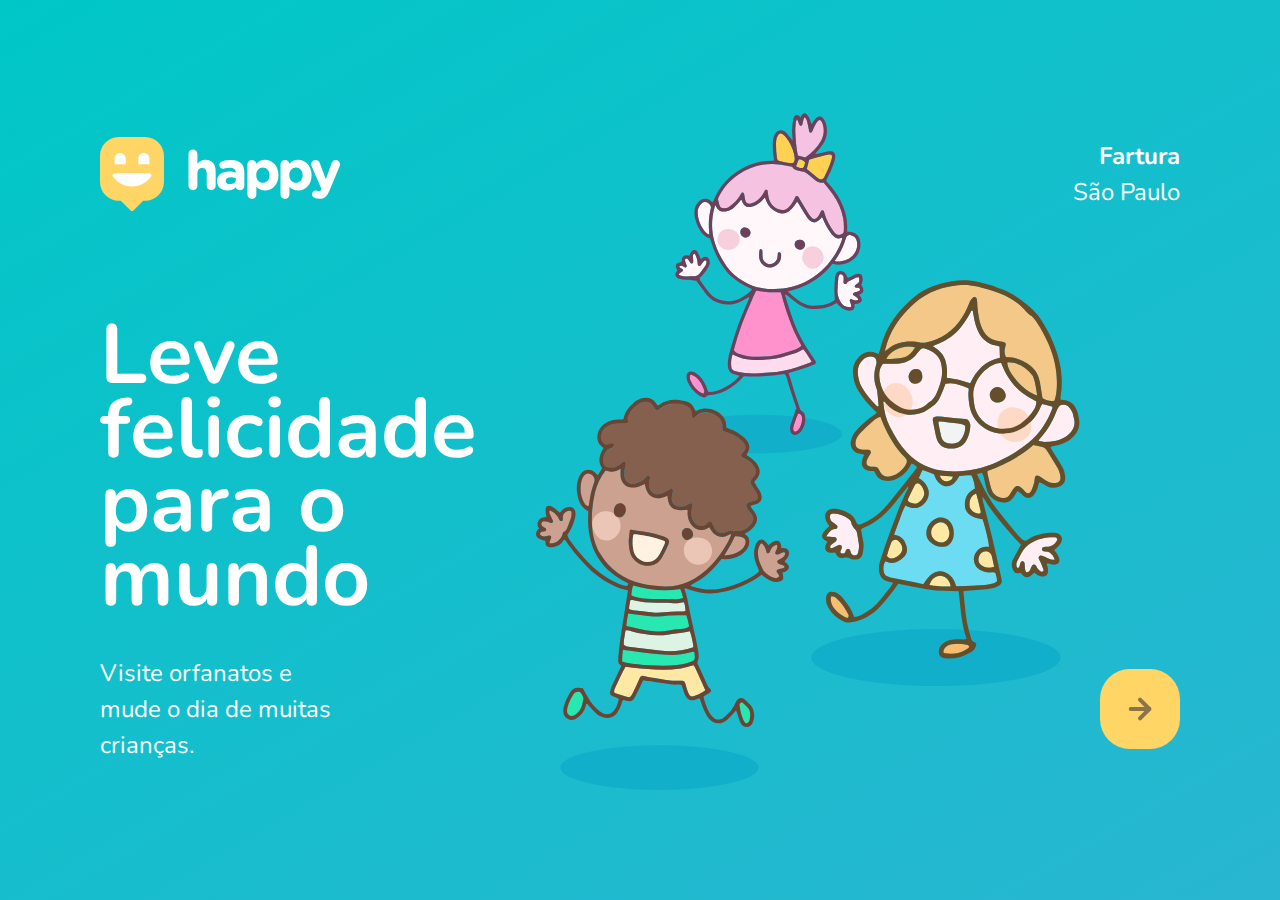
<file: index.html>
<!--
    NLWD -> Next Level Week - Discovery
-->
<!DOCTYPE html>
<html lang="pt_BR">

<head>
  <meta charset="UTF-8" />
  <meta name="viewport" content="width=device-width, initial-scale=1.0" />

  <title>NLWD - Happy</title>

  <link rel="icon" href="./public/images/logo-icon.png" />
  <link rel="stylesheet" href="./public/css/main.css" />
  <link rel="stylesheet" href="./public/css/animations.css" />
  <link rel="stylesheet" href="./public/css/page-landing.css" />
  <link href="https://fonts.googleapis.com/css2?family=Nunito:wght@400;600;800&display=swap" rel="stylesheet" />
</head>

<body>
  <div id="page-landing">
    <div id="container">
      <header>
        <img class="animate-up" id="logo" src="./public/images/logo.svg" alt="Logomarca de Happy" />
        <div class="location animate-up">
          <strong>Fartura</strong>
          <p>São Paulo</p>
        </div>
      </header>

      <main>
        <h1 class="animate-up">Leve felicidade para o mundo</h1>
        <section class="visit">
          <p class="animate-up">
            Visite orfanatos e mude o dia de muitas crianças.
          </p>
          <a class="animate-up" href="orphanages.html" title="Visite Orfanatos" id="button">
            <img src="./public/images/arrow.svg" alt="Ir para o mapa" />
          </a>
        </section>
      </main>
    </div>
  </div>
</body>

</html>
</file>
<file: public/css/main.css>
*{
    margin: 0;
    padding: 0;
    box-sizing: border-box;
}

:root {
    font-size: 62.5%;
}

body{
    height: 100vh;
    color: white;
    background: #EBF2F5;
}

body, input, button, textarea {
    font: 400 1.8rem/1 'Nunito', sans-serif;
}
</file>
<file: public/css/animations.css>
@keyframes up {
    from {
        opacity: 0;
        transform: translateY(16px);
    }

    to {
        opacity: 1;
        transform: translateY(0);
    }
}

@keyframes right {
    from {
        transform: translateX(-100%);
    }

    to {
        transform: translateX(0);
    }
}

@keyframes appear {
    from {
        opacity: 0;
    }

    to {
        opacity: 1;
    }
}

.animate-up {
    animation-name: up;
    animation-duration: 300ms;
    animation-fill-mode: backwards;
}

.animate-right {
    animation-name: right;
    animation-duration: 300ms;
}

.animate-appear {
    animation-name: appear;
    animation-duration: 300ms;
    animation-fill-mode: backwards;
}
</file>
<file: public/css/page-landing.css>
#page-landing {
  background: linear-gradient(329.54deg, #29b6d1 0%, #00c7c7 100%) no-repeat;
  min-height: 100vh;
  text-align: center;
  display: flex;
}

#container {
  margin: auto;
  width: min(90%, 112rem);
}

.location,
h1,
.visit p {
  height: 16vh;
}

.visit a {
  width: 8rem;
  height: 8rem;
  background: #ffd666;

  border: none;
  border-radius: 3rem;

  display: flex;
  align-items: center;
  justify-content: center;

  margin: 0 auto;

  transition: background 200ms;
  animation-delay: 250ms;
}

.visit a:hover {
    background: #96FEFF;
}

#logo {
  animation-delay: 50ms;
}

.location {
  animation-delay: 100ms;
}

main h1 {
  animation-delay: 150ms;
  font-size: clamp(4rem, 8vw, 8.4rem);
}

.visit p {
  animation-delay: 200ms;
}

/* Desktop Version */

@media screen and (min-width: 700px){

  .location, h1, .visit p {
    height: initial;
    text-align: initial;
  }

  #container {
    padding: 5rem 2rem;
    background: url("../images/bg.svg") no-repeat 80% / clamp(30rem, 54vw, 56rem) ;
  }

  header {
    display: flex;
    align-items: center;
    justify-content: space-between;
  }

  .location {
    text-align: right;
    font-size: 2.4rem;
    line-height: 1.5;
  }

  main h1 {
    font-weight: bold;
    line-height: .88;
    margin: clamp(10%, 9vh, 12%) 0 4rem;
    width: min(300px, 80%);
  }

  .visit {
    display: flex;
    align-items: center;
    justify-content: space-between;
  }

  .visit p {
    font-size: 2.4rem;
    line-height: 1.5;
    width: clamp(20rem, 20vw, 30rem);
  }

  .visit a {
    margin: initial;
  }

}
</file>
